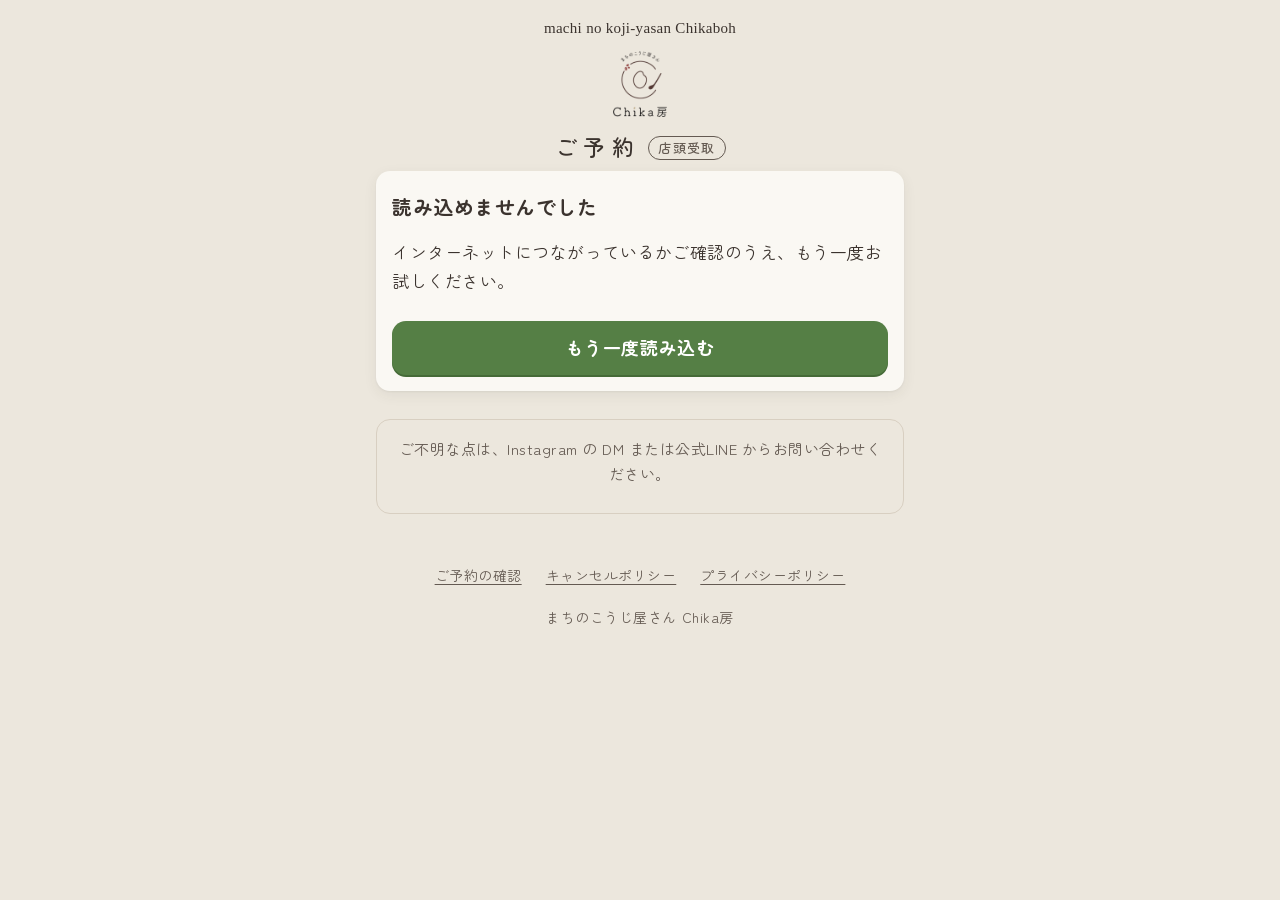
<file: index.html>
<!doctype html>
<html lang="ja">
<head>
  <meta charset="utf-8">
  <meta name="viewport" content="width=device-width, initial-scale=1, viewport-fit=cover">
  <meta name="color-scheme" content="light">
  <meta name="theme-color" content="#ece7dd">
  <meta name="robots" content="noindex">
  <title>ご予約｜まちのこうじ屋さん Chika房</title>
  <link rel="icon" href="images/logo.png">
  <link rel="preconnect" href="https://fonts.googleapis.com">
  <link rel="preconnect" href="https://fonts.gstatic.com" crossorigin>
  <link rel="stylesheet" href="https://fonts.googleapis.com/css2?family=Homemade+Apple&family=Zen+Maru+Gothic:wght@400;500;700&display=swap">
  <link rel="stylesheet" href="css/style.css">
</head>
<body>
  <header class="ヘッダー">
    <p class="筆記体">machi no koji-yasan Chikaboh</p>
    <img class="ロゴ" src="images/logo.png" alt="まちのこうじ屋さん Chika房" width="76" height="76">
    <h1 class="見出し">ご予約<span class="見出し_補足">店頭受取</span></h1>
  </header>

  <main class="本体">
    <noscript>
      <p class="お知らせ お知らせ_注意">このページを使うには JavaScript を有効にしてください。</p>
    </noscript>

    <div id="お知らせ" class="お知らせ" hidden></div>

    <ol id="進み具合" class="進み具合" aria-label="ご予約の手順" hidden>
      <li data-step="1">商品</li>
      <li data-step="2">受取日</li>
      <li data-step="3">時間</li>
      <li data-step="4">お客様</li>
      <li data-step="5">確認</li>
    </ol>

    <!-- 読み込み中・読み込み失敗 -->
    <section id="読み込み" class="段 段_読み込み" aria-live="polite">
      <div class="くるくる" aria-hidden="true"></div>
      <p>読み込み中です…</p>
      <p class="小さい" id="読み込みの補足" hidden>混み合っています。このままお待ちください（30秒ほどかかることがあります）</p>
    </section>

    <section id="読み込み失敗" class="段" hidden>
      <div class="カード">
        <h2 class="段の見出し">読み込めませんでした</h2>
        <p id="読み込み失敗の文"></p>
        <button type="button" class="ボタン ボタン_主 ボタン_幅いっぱい" id="再読み込み">もう一度読み込む</button>
      </div>
    </section>

    <!-- メンテナンス中（設定「メンテナンス中」にチェックがあるとき。受付を止める：要件 No.21） -->
    <section id="メンテナンス中" class="段" hidden>
      <div class="カード メンテナンス">
        <h2>ただいまご予約を受け付けておりません</h2>
        <p id="メンテナンス中の文"></p>
      </div>
      <ul class="注記">
        <li>お急ぎの方は、Instagram の DM または公式LINE からお問い合わせください</li>
      </ul>
    </section>

    <!-- 1. 商品（商品を先に選び、用意できる日を次の段で選ぶ：要件 No.36） -->
    <section id="段1" class="段" hidden>
      <h2 class="段の見出し"><span class="番号">1</span>商品をお選びください</h2>
      <p class="案内">商品を押すと、サイズと個数を選べます。受取日は次の画面で、ご用意できる日からお選びいただけます</p>
      <p id="商品_選べる日なし" class="お知らせ お知らせ_注意" hidden>ただいまご予約いただける日がありません。Instagram の DM または公式LINE からお問い合わせください。</p>
      <nav id="分類" class="分類" aria-label="商品の分類"></nav>
      <div id="商品" class="商品の分類一覧"></div>
      <ul class="注記">
        <li>1つの商品につき<span id="上限個数">20</span>個までご予約いただけます。それ以上は DM・公式LINE でご相談ください</li>
        <li>ラッピング（1個50円）をご希望の方は、お客様情報の備考欄にご記入ください</li>
      </ul>
    </section>

    <!-- 2. 受取日 -->
    <section id="段2" class="段" hidden>
      <button type="button" class="戻る" data-back="段1">商品を選び直す</button>
      <h2 class="段の見出し"><span class="番号">2</span>受取日をお選びください</h2>
      <div class="カード">
        <div id="カレンダー"></div>
        <p class="凡例"><span class="凡例_印"></span>お選びの商品をご用意できる日</p>
      </div>
      <p id="選べる日なし" class="お知らせ お知らせ_注意" hidden>お選びの商品を全部ご用意できる日がありません。商品の個数を減らすか、Instagram の DM または公式LINE からご相談ください。</p>
      <ul class="注記">
        <li>ご予定がまだはっきりしない方は、<strong>受け取れる可能性が高い日</strong>をお選びください。変わるかもしれない場合は、お客様情報の備考欄にご記入ください</li>
        <li>締切を過ぎた日・お休みの日・ご用意できない日は選べません。臨時の営業・お休みは Instagram でお知らせします</li>
      </ul>
    </section>

    <!-- 3. 受取時間 -->
    <section id="段3" class="段" hidden>
      <button type="button" class="戻る" data-back="段2">受取日を選び直す</button>
      <h2 class="段の見出し"><span class="番号">3</span>受取時間をお選びください</h2>
      <p class="選んだもの" id="選んだ日_3"></p>
      <div class="カード">
        <div id="時間帯" class="時間帯"></div>
      </div>
      <ul class="注記">
        <li>駐車場は2台です。「混雑」の時間帯もお選びいただけますが、店舗で確認してから確定のご連絡をします</li>
      </ul>
    </section>

    <!-- 4. お客様の情報 -->
    <section id="段4" class="段" hidden>
      <button type="button" class="戻る" data-back="段3">受取時間を選び直す</button>
      <h2 class="段の見出し"><span class="番号">4</span>お客様の情報を入力してください</h2>
      <form id="お客様の情報" class="カード 入力欄の一覧" novalidate autocomplete="on">
        <div class="入力欄">
          <label for="入力_お名前">お名前<span class="必須">必須</span></label>
          <input id="入力_お名前" name="name" type="text" autocomplete="name" maxlength="50" placeholder="例）麹 花子" data-項目="お名前">
          <p class="入力欄_エラー" id="エラー_お名前" hidden></p>
        </div>
        <div class="入力欄">
          <label for="入力_フリガナ">フリガナ<span class="必須">必須</span></label>
          <input id="入力_フリガナ" name="furigana" type="text" maxlength="50" placeholder="例）コウジ ハナコ" data-項目="フリガナ">
          <p class="入力欄_補足">ひらがなで入力しても、カタカナに直ります</p>
          <p class="入力欄_エラー" id="エラー_フリガナ" hidden></p>
        </div>
        <div class="入力欄">
          <label for="入力_電話番号">電話番号<span class="必須">必須</span></label>
          <input id="入力_電話番号" name="tel" type="tel" inputmode="tel" autocomplete="tel" maxlength="20" placeholder="例）090-1234-5678" data-項目="電話番号">
          <p class="入力欄_補足">ご予約の確認（予約照会）にも使います</p>
          <p class="入力欄_エラー" id="エラー_電話番号" hidden></p>
        </div>
        <div class="入力欄">
          <label for="入力_メールアドレス">メールアドレス<span class="必須">必須</span></label>
          <input id="入力_メールアドレス" name="email" type="email" inputmode="email" autocomplete="email" maxlength="254" placeholder="例）hanako@example.com" data-項目="メールアドレス">
          <p class="入力欄_エラー" id="エラー_メールアドレス" hidden></p>
        </div>
        <div class="入力欄">
          <label for="入力_メールアドレス確認">メールアドレス（確認用）<span class="必須">必須</span></label>
          <input id="入力_メールアドレス確認" name="email2" type="email" inputmode="email" autocomplete="email" maxlength="254" placeholder="確認のため、もう一度入力してください" data-項目="メールアドレス確認">
          <p class="入力欄_エラー" id="エラー_メールアドレス確認" hidden></p>
        </div>
        <div class="入力欄">
          <label class="チェック">
            <input id="入力_冷蔵希望" type="checkbox">
            <span>冷蔵でのお渡しを希望する</span>
          </label>
          <p class="入力欄_補足">ご要望がない場合は、冷凍でのお渡しになります</p>
        </div>
        <div class="入力欄">
          <label for="入力_備考">備考<span class="任意">任意</span></label>
          <ul class="入力欄_案内">
            <li>ラッピング（1個50円）をご希望の方は、こちらにご記入ください</li>
            <li>受取日時が変わるかもしれない場合は、こちらにご記入ください</li>
          </ul>
          <textarea id="入力_備考" rows="4" maxlength="500" data-項目="お客様備考"></textarea>
          <p class="入力欄_補足">備考にご記入がある場合は、店舗で確認してから確定のご連絡をします</p>
          <p class="入力欄_エラー" id="エラー_お客様備考" hidden></p>
        </div>
        <!-- 人には見えない欄（機械による送信の対策）。入力しないでください -->
        <div class="見えない" aria-hidden="true">
          <label for="入力_ホームページ">ホームページ</label>
          <input id="入力_ホームページ" type="text" tabindex="-1" autocomplete="off">
        </div>
        <button type="submit" class="ボタン ボタン_主 ボタン_幅いっぱい">入力内容を確認する</button>
      </form>
    </section>

    <!-- 5. 確認 -->
    <section id="段5" class="段" hidden>
      <button type="button" class="戻る" data-back="段4">お客様の情報を直す</button>
      <h2 class="段の見出し"><span class="番号">5</span>ご予約の内容をご確認ください</h2>

      <div class="カード 確認の枠">
        <div class="確認の見出し"><h3>受取日時</h3><button type="button" class="小さいボタン" data-back="段2">変更</button></div>
        <p id="確認_受取" class="確認_大きい"></p>
        <p id="確認_お渡し"></p>
      </div>

      <div class="カード 確認の枠">
        <div class="確認の見出し"><h3>ご予約の商品</h3><button type="button" class="小さいボタン" data-back="段1">変更</button></div>
        <ul id="確認_商品" class="確認_商品"></ul>
        <p class="合計"><span id="確認_点数"></span><strong id="確認_金額"></strong><span class="合計_税">（税込・店頭でお支払い）</span></p>
      </div>

      <div class="カード 確認の枠">
        <div class="確認の見出し"><h3>お客様の情報</h3><button type="button" class="小さいボタン" data-back="段4">変更</button></div>
        <dl id="確認_お客様" class="確認_お客様"></dl>
      </div>

      <div class="大事なお知らせ">
        <ul class="注記">
          <li id="確認_冷凍の説明">商品は<strong>冷凍</strong>でお渡しします</li>
          <li id="確認_保冷バッグ" hidden>要冷蔵の商品がございます。<strong>保冷バッグのご持参</strong>をお願いします</li>
          <li>内容によっては、店舗で確認してから確定のご連絡をします（備考欄にご記入がある場合・混雑している時間帯など）</li>
          <li>ご予約の変更・キャンセルは、受取日の2日前までに Instagram の DM または公式LINE からご連絡ください。前日以降のキャンセルは、商品代金の100%をいただく場合があります</li>
        </ul>
        <p class="文面のボタン">
          <button type="button" class="小さいボタン" data-文面="キャンセルポリシー">キャンセルポリシーを読む</button>
          <button type="button" class="小さいボタン" data-文面="プライバシーポリシー">プライバシーポリシーを読む</button>
        </p>
        <label class="チェック 同意">
          <input id="入力_同意" type="checkbox">
          <span>上の内容と、キャンセルポリシー・プライバシーポリシーに同意します</span>
        </label>
        <p class="入力欄_エラー" id="エラー_同意" hidden></p>
      </div>

      <div id="送信のエラー" class="お知らせ お知らせ_注意" role="alert" hidden></div>
      <button type="button" id="送信" class="ボタン ボタン_主 ボタン_幅いっぱい ボタン_大">この内容で予約する</button>
      <p id="送信中" class="送信中" hidden aria-live="polite"><span class="くるくる くるくる_小" aria-hidden="true"></span>送信しています。画面を閉じずにお待ちください</p>
    </section>

    <!-- 6. 完了 -->
    <section id="段6" class="段" hidden>
      <div class="カード 完了">
        <p class="完了_印" aria-hidden="true">❁</p>
        <h2 id="完了_見出し" class="完了_見出し"></h2>
        <p class="完了_番号の見出し">受付番号</p>
        <p id="完了_受付番号" class="完了_番号"></p>
        <p class="小さい">お問い合わせの際は、受付番号をお伝えください</p>
        <p><a id="完了_照会へ" class="リンクボタン" href="shokai.html">ご予約の確認（予約照会）</a></p>
        <p id="完了_文" class="完了_文"></p>
      </div>
      <div class="カード 完了_案内">
        <h3>メールが届かないときは</h3>
        <ul class="注記">
          <li>迷惑メールフォルダに入っていないか、ご確認ください</li>
          <li>携帯電話のメール（docomo・au・SoftBank など）をお使いの方は、<strong>「@gmail.com」からのメールを受け取れる</strong>ように設定してください</li>
          <li>それでも届かないときは、Instagram の DM または公式LINE からお知らせください</li>
        </ul>
      </div>
      <button type="button" id="もう一度予約" class="ボタン_文字">続けて別のご予約をする</button>
    </section>

    <!-- 問い合わせ先 -->
    <section id="問い合わせ" class="問い合わせ" hidden>
      <p>ご不明な点は、Instagram の DM または公式LINE からお問い合わせください。</p>
      <p class="問い合わせのリンク">
        <a id="Instagramへ" class="リンクボタン" href="#" target="_blank" rel="noopener" hidden>Instagram</a>
        <a id="LINEへ" class="リンクボタン" href="#" target="_blank" rel="noopener" hidden>公式LINE</a>
      </p>
    </section>
  </main>

  <footer class="フッター">
    <p class="フッター_リンク">
      <a class="文字のリンク" href="shokai.html">ご予約の確認</a>
      <button type="button" class="文字のリンク" data-文面="キャンセルポリシー">キャンセルポリシー</button>
      <button type="button" class="文字のリンク" data-文面="プライバシーポリシー">プライバシーポリシー</button>
    </p>
    <p>まちのこうじ屋さん Chika房</p>
  </footer>

  <!-- 画面下のカートボタン（商品の段で表示） -->
  <div id="カートボタンの枠" class="カートボタンの枠" hidden>
    <button type="button" id="カートボタン" class="カートボタン">
      <span class="カートボタン_絵" aria-hidden="true">
        <svg viewBox="0 0 24 24" width="26" height="26" fill="none" stroke="currentColor" stroke-width="1.8" stroke-linecap="round" stroke-linejoin="round"><path d="M3 4h2l2.2 10.2a1.5 1.5 0 0 0 1.5 1.2h8.6a1.5 1.5 0 0 0 1.5-1.1L21 8H6.2"/><circle cx="9.5" cy="19.5" r="1.4"/><circle cx="17" cy="19.5" r="1.4"/></svg>
        <span id="カートボタン_点数" class="カートボタン_点数" hidden>0</span>
      </span>
      <span id="カートボタン_文" class="カートボタン_文">商品をお選びください</span>
      <span id="カートボタン_金額" class="カートボタン_金額"></span>
    </button>
  </div>

  <!-- 商品の詳しい画面（モーダル） -->
  <div id="モーダル_商品" class="モーダル" hidden>
    <div class="モーダル_幕" data-close></div>
    <div class="モーダル_板" role="dialog" aria-modal="true" aria-labelledby="商品モーダル_名前">
      <button type="button" class="モーダル_閉じる" data-close aria-label="閉じる">×</button>
      <div class="モーダル_中身" id="商品モーダル_中身"></div>
      <div class="モーダル_下">
        <button type="button" class="ボタン ボタン_主 ボタン_幅いっぱい ボタン_金額つき" id="商品モーダル_決定"></button>
      </div>
    </div>
  </div>

  <!-- カート（モーダル） -->
  <div id="モーダル_カート" class="モーダル" hidden>
    <div class="モーダル_幕" data-close></div>
    <div class="モーダル_板" role="dialog" aria-modal="true" aria-labelledby="カートモーダル_見出し">
      <button type="button" class="モーダル_閉じる" data-close aria-label="閉じる">×</button>
      <div class="モーダル_中身">
        <h2 class="モーダル_見出し" id="カートモーダル_見出し">カート</h2>
        <div id="カートモーダル_一覧"></div>
      </div>
      <div class="モーダル_下">
        <p class="合計"><span id="カートモーダル_点数">0点</span><strong id="カートモーダル_金額">¥0</strong><span class="合計_税">（税込）</span></p>
        <button type="button" class="ボタン ボタン_主 ボタン_幅いっぱい" id="カートモーダル_次へ">受取日を選ぶ</button>
        <button type="button" class="ボタン_文字" data-close>商品選びにもどる</button>
      </div>
    </div>
  </div>

  <!-- キャンセルポリシー・プライバシーポリシー（モーダル。文面は下の template。要件 No.38） -->
  <div id="モーダル_文面" class="モーダル" hidden>
    <div class="モーダル_幕" data-close></div>
    <div class="モーダル_板" role="dialog" aria-modal="true" aria-labelledby="文面モーダル_見出し">
      <button type="button" class="モーダル_閉じる" data-close aria-label="閉じる">×</button>
      <div class="モーダル_中身 文面" id="文面モーダル_中身"></div>
      <div class="モーダル_下">
        <button type="button" class="ボタン ボタン_主 ボタン_幅いっぱい" data-close>閉じる</button>
      </div>
    </div>
  </div>

  <template id="文面_キャンセルポリシー">
    <h2 class="モーダル_見出し" id="文面モーダル_見出し">キャンセルポリシー</h2>
    <p>ご予約のキャンセルや変更は、原則として受け取り日の2日前までにご連絡をお願いいたします。</p>
    <p>お客様のご都合により、受け取り日の前日以降にキャンセルされた場合、商品代金の100%をキャンセル料として請求させていただく場合がございます。商品の特性上、ご理解ご協力のほど、何卒よろしくお願い申し上げます。</p>
  </template>

  <template id="文面_プライバシーポリシー">
    <h2 class="モーダル_見出し" id="文面モーダル_見出し">プライバシーポリシー</h2>
    <p>まちのこうじ屋さん Chika房（以下、「当店」といいます。）は、お客様からご提供いただく個人情報を、以下の通り適切に取り扱います。</p>
    <h3>個人情報の利用目的</h3>
    <p>お客様からいただいた個人情報は、ご予約内容の確認、商品の受け渡し、お問い合わせへの対応、および当店からの重要なお知らせの目的以外には一切使用いたしません。</p>
    <h3>個人情報の管理</h3>
    <p>当店は、お客様の個人情報を正確かつ最新の状態に保ち、個人情報への不正アクセス・紛失・破損・改ざん・漏洩などを防止するため、必要な措置を講じ、安全対策を実施し個人情報の厳重な管理を行います。</p>
    <h3>第三者への開示・提供の禁止</h3>
    <p>当店は、お客様よりお預かりした個人情報を適切に管理し、次のいずれかに該当する場合を除き、個人情報を第三者に開示いたしません。</p>
    <ol>
      <li>お客様の同意がある場合</li>
      <li>法令に基づき開示することが必要である場合</li>
    </ol>
  </template>

  <script src="js/inapp.js"></script>
  <script src="js/config.js"></script>
  <script src="js/api.js"></script>
  <script src="js/app.js"></script>
</body>
</html>
</file>
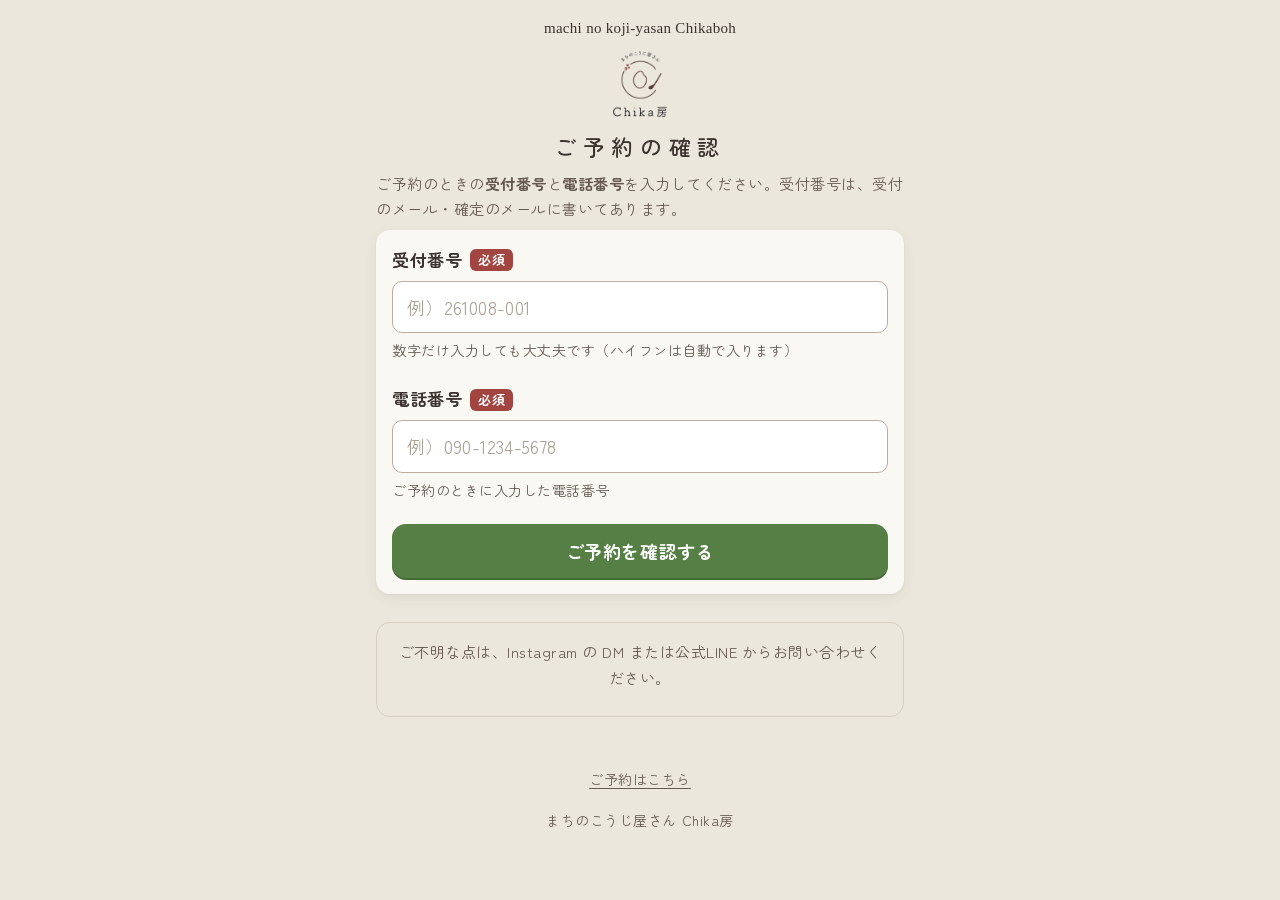
<file: shokai.html>
<!doctype html>
<html lang="ja">
<head>
  <meta charset="utf-8">
  <meta name="viewport" content="width=device-width, initial-scale=1, viewport-fit=cover">
  <meta name="color-scheme" content="light">
  <meta name="theme-color" content="#ece7dd">
  <meta name="robots" content="noindex">
  <title>ご予約の確認｜まちのこうじ屋さん Chika房</title>
  <link rel="icon" href="images/logo.png">
  <link rel="preconnect" href="https://fonts.googleapis.com">
  <link rel="preconnect" href="https://fonts.gstatic.com" crossorigin>
  <link rel="stylesheet" href="https://fonts.googleapis.com/css2?family=Homemade+Apple&family=Zen+Maru+Gothic:wght@400;500;700&display=swap">
  <link rel="stylesheet" href="css/style.css">
</head>
<body>
  <header class="ヘッダー">
    <p class="筆記体">machi no koji-yasan Chikaboh</p>
    <img class="ロゴ" src="images/logo.png" alt="まちのこうじ屋さん Chika房" width="76" height="76">
    <h1 class="見出し">ご予約の確認</h1>
  </header>

  <main class="本体">
    <noscript>
      <p class="お知らせ お知らせ_注意">このページを使うには JavaScript を有効にしてください。</p>
    </noscript>

    <!-- 照会の入力 -->
    <section id="照会の入力" class="段">
      <p class="案内">ご予約のときの<strong>受付番号</strong>と<strong>電話番号</strong>を入力してください。受付番号は、受付のメール・確定のメールに書いてあります。</p>
      <form id="照会" class="カード 入力欄の一覧" novalidate autocomplete="on">
        <div class="入力欄">
          <label for="入力_受付番号">受付番号<span class="必須">必須</span></label>
          <input id="入力_受付番号" type="text" inputmode="numeric" maxlength="20" placeholder="例）261008-001" autocomplete="off">
          <p class="入力欄_補足">数字だけ入力しても大丈夫です（ハイフンは自動で入ります）</p>
          <p class="入力欄_エラー" id="エラー_受付番号" hidden></p>
        </div>
        <div class="入力欄">
          <label for="入力_電話番号">電話番号<span class="必須">必須</span></label>
          <input id="入力_電話番号" type="tel" inputmode="tel" autocomplete="tel" maxlength="20" placeholder="例）090-1234-5678">
          <p class="入力欄_補足">ご予約のときに入力した電話番号</p>
          <p class="入力欄_エラー" id="エラー_電話番号" hidden></p>
        </div>
        <div id="照会のエラー" class="お知らせ お知らせ_注意" role="alert" hidden></div>
        <button type="submit" id="照会ボタン" class="ボタン ボタン_主 ボタン_幅いっぱい">ご予約を確認する</button>
        <p id="照会中" class="送信中" hidden aria-live="polite"><span class="くるくる くるくる_小" aria-hidden="true"></span>確認しています…</p>
      </form>
    </section>

    <!-- 照会の結果 -->
    <section id="照会の結果" class="段" hidden>
      <div class="カード 照会_結果">
        <p class="照会_受付番号">受付番号 <strong id="結果_受付番号"></strong></p>
        <p id="結果_状態" class="照会_状態"></p>
        <p id="結果_状態の説明" class="照会_状態の説明"></p>
        <dl class="確認_お客様 照会_項目">
          <dt>受取日時</dt><dd id="結果_受取" class="確認_大きい"></dd>
          <dt>お渡し</dt><dd id="結果_お渡し"></dd>
        </dl>
        <ul id="結果_商品" class="確認_商品"></ul>
        <p class="合計"><span id="結果_点数"></span><strong id="結果_金額"></strong><span class="合計_税">（税込・店頭でお支払い）</span></p>
      </div>
      <ul class="注記">
        <li>ご予約の変更・キャンセルは、受取日の2日前までに Instagram の DM または公式LINE からご連絡ください。前日以降のキャンセルは、商品代金の100%をいただく場合があります</li>
      </ul>
      <button type="button" id="別の予約" class="ボタン_文字">別のご予約を確認する</button>
    </section>

    <!-- 問い合わせ先 -->
    <section id="問い合わせ" class="問い合わせ">
      <p>ご不明な点は、Instagram の DM または公式LINE からお問い合わせください。</p>
      <p class="問い合わせのリンク">
        <a id="Instagramへ" class="リンクボタン" href="#" target="_blank" rel="noopener" hidden>Instagram</a>
        <a id="LINEへ" class="リンクボタン" href="#" target="_blank" rel="noopener" hidden>公式LINE</a>
      </p>
    </section>
  </main>

  <footer class="フッター">
    <p class="フッター_リンク"><a class="文字のリンク" href="./">ご予約はこちら</a></p>
    <p>まちのこうじ屋さん Chika房</p>
  </footer>

  <script src="js/inapp.js"></script>
  <script src="js/config.js"></script>
  <script src="js/api.js"></script>
  <script src="js/shokai.js"></script>
</body>
</html>
</file>
<file: css/style.css>
/*
 * 予約画面のデザイン
 * Instagram の投稿（グレージュの地・白いカード・こげ茶の文字・緑の「NEXT」）とロゴ（小豆の赤・糀のクリーム）に合わせる
 * お客様は40〜60代の女性が中心：文字は大きめ、ボタンは大きく、言葉ははっきり
 * スマホ（アプリ内ブラウザ）を最優先。横幅は最大 560px で中央に置く
 */
:root {
  --地: #ece7dd;
  --紙: #faf8f3;
  --白: #fff;
  --墨: #3b332e;
  --墨_薄: #645a52;
  --線: #d8cfc1;
  --緑: #557f45;
  --緑_濃: #456a37;
  --緑_淡: #e3ecd9;
  --小豆: #a2443f;
  --小豆_淡: #f5e3df;
  --糀: #efe6d0;
  --土: #3d6a99;
  --角: 14px;
  --影: 0 1px 2px rgba(59, 51, 46, 0.06), 0 4px 14px rgba(59, 51, 46, 0.07);
  --字: 'Zen Maru Gothic', 'Hiragino Maru Gothic ProN', 'Hiragino Sans', 'Meiryo', sans-serif;
  color-scheme: light;
}

*,
*::before,
*::after { box-sizing: border-box; }

html { -webkit-text-size-adjust: 100%; }

body {
  margin: 0;
  background: var(--地);
  color: var(--墨);
  font-family: var(--字);
  font-size: 17px;
  line-height: 1.7;
  letter-spacing: 0.03em;
  -webkit-tap-highlight-color: transparent;
}
body.カートあり { padding-bottom: calc(100px + env(safe-area-inset-bottom)); }
/* モーダルを開いている間、後ろの画面を動かさない（iPhone 対策で固定する） */
body.モーダル中 { position: fixed; left: 0; right: 0; overflow: hidden; }

[hidden] { display: none !important; }

button { font: inherit; color: inherit; letter-spacing: inherit; }
button:focus-visible,
a:focus-visible { outline: 3px solid var(--緑); outline-offset: 2px; }

/* ───────── ヘッダー */

.ヘッダー {
  text-align: center;
  padding: 16px 16px 6px;
}
.筆記体 {
  margin: 0 0 4px;
  font-family: 'Homemade Apple', cursive;
  font-size: 15px;
  letter-spacing: 0.02em;
}
.ロゴ {
  display: block;
  margin: 0 auto;
  width: 76px;
  height: 76px;
  mix-blend-mode: multiply; /* ロゴの白い地を背景になじませる */
}
.見出し {
  margin: 6px 0 0;
  font-size: 22px;
  font-weight: 500;
  letter-spacing: 0.3em;
}
.見出し_補足 {
  display: inline-block;
  margin-left: 0.6em;
  padding: 0 0.7em;
  font-size: 13px;
  letter-spacing: 0.1em;
  vertical-align: 0.2em;
  border: 1px solid var(--墨_薄);
  border-radius: 99px;
  color: var(--墨_薄);
}
/* 2段目からは小さく */
.ヘッダー小 .ヘッダー { padding-top: 10px; }
.ヘッダー小 .ロゴ { display: none; }
.ヘッダー小 .見出し { margin-top: 0; font-size: 18px; }

/* ───────── 本体 */

.本体 {
  max-width: 560px;
  margin: 0 auto;
  padding: 0 16px 24px;
}

.お知らせ {
  margin: 12px 0;
  padding: 12px 16px;
  background: var(--紙);
  border-left: 4px solid var(--緑);
  border-radius: 8px;
  white-space: pre-wrap;
}
.お知らせ_注意 { border-left-color: var(--小豆); background: var(--小豆_淡); }

/* 進み具合 */
.進み具合 {
  display: flex;
  justify-content: space-between;
  gap: 4px;
  margin: 10px 0 16px;
  padding: 0;
  list-style: none;
  counter-reset: 手順;
}
.進み具合 li {
  flex: 1;
  text-align: center;
  font-size: 13px;
  line-height: 1.4;
  color: var(--墨_薄);
  counter-increment: 手順;
}
.進み具合 li::before {
  content: counter(手順);
  display: block;
  width: 30px;
  height: 30px;
  margin: 0 auto 3px;
  line-height: 28px;
  border: 1px solid var(--線);
  border-radius: 50%;
  background: var(--紙);
  font-size: 15px;
}
.進み具合 li.済::before { content: '✓'; background: var(--緑_淡); border-color: var(--緑_淡); color: var(--緑_濃); }
.進み具合 li.今 { color: var(--墨); font-weight: 700; }
.進み具合 li.今::before { background: var(--墨); border-color: var(--墨); color: var(--白); }

/* 段 */
.段_読み込み {
  padding: 56px 0;
  text-align: center;
  color: var(--墨_薄);
}
.段_読み込み p { margin: 4px 0; }
.くるくる {
  width: 36px;
  height: 36px;
  margin: 0 auto 14px;
  border: 3px solid var(--線);
  border-top-color: var(--緑);
  border-radius: 50%;
  animation: 回る 0.9s linear infinite;
}
@keyframes 回る { to { transform: rotate(360deg); } }
@media (prefers-reduced-motion: reduce) { .くるくる { animation-duration: 3s; } }

.段の見出し {
  display: flex;
  align-items: center;
  gap: 10px;
  margin: 6px 0 12px;
  font-size: 20px;
  font-weight: 700;
  line-height: 1.4;
}
.番号 {
  display: inline-grid;
  place-items: center;
  flex: none;
  width: 30px;
  height: 30px;
  border-radius: 50%;
  background: var(--墨);
  color: var(--白);
  font-size: 15px;
}

.カード {
  padding: 16px;
  background: var(--紙);
  border-radius: var(--角);
  box-shadow: var(--影);
}

.選んだもの {
  margin: -4px 0 12px;
  color: var(--墨_薄);
}

.戻る {
  display: inline-flex;
  align-items: center;
  min-height: 44px;
  margin: 0 0 2px;
  padding: 0 4px 0 0;
  border: 0;
  background: none;
  color: var(--墨_薄);
  font-size: 16px;
  cursor: pointer;
}
.戻る::before { content: '‹'; margin-right: 8px; font-size: 26px; line-height: 1; }

.注記 {
  margin: 16px 0 0;
  padding: 0;
  list-style: none;
  font-size: 15px;
  color: var(--墨_薄);
}
.注記 li { position: relative; padding-left: 1.4em; margin: 6px 0; }
.注記 li::before { content: '❁'; position: absolute; left: 0; color: var(--緑); }

.案内 { margin: 0 0 8px; font-size: 15px; color: var(--墨_薄); }
.小さい { font-size: 15px; }
.空の案内 { margin: 12px 0; text-align: center; }

/* ───────── ボタン */

.ボタン {
  display: inline-flex;
  align-items: center;
  justify-content: center;
  gap: 12px;
  min-height: 54px;
  padding: 0 22px;
  border: 0;
  border-radius: 14px;
  font-size: 18px;
  font-weight: 700;
  cursor: pointer;
}
.ボタン_主 { background: var(--緑); color: var(--白); box-shadow: 0 2px 0 var(--緑_濃); }
.ボタン_主:active { background: var(--緑_濃); }
.ボタン:disabled { background: var(--線); color: var(--墨_薄); box-shadow: none; cursor: default; }
.ボタン_幅いっぱい { width: 100%; }
.ボタン_金額つき { justify-content: space-between; }
#読み込み失敗 .ボタン { margin-top: 8px; }
.ボタン_文字 {
  display: block;
  width: 100%;
  min-height: 48px;
  margin-top: 4px;
  border: 0;
  background: none;
  color: var(--緑_濃);
  font-weight: 700;
  text-decoration: underline;
  text-underline-offset: 4px;
  cursor: pointer;
}

/* ───────── 1. カレンダー */

.暦_上 {
  display: flex;
  align-items: center;
  justify-content: space-between;
  margin-bottom: 8px;
}
.暦_月 { margin: 0; font-size: 19px; font-weight: 700; letter-spacing: 0.1em; }
.月送り {
  width: 48px;
  height: 48px;
  border: 1px solid var(--線);
  border-radius: 50%;
  background: var(--白);
  font-size: 26px;
  line-height: 1;
  cursor: pointer;
}
.月送り:disabled { opacity: 0.3; cursor: default; }

.暦 {
  display: grid;
  grid-template-columns: repeat(7, 1fr);
  gap: 4px;
  text-align: center;
}
.暦_曜日 { font-size: 14px; color: var(--墨_薄); padding: 2px 0; }
.暦_曜日.曜日0 { color: var(--小豆); }
.暦_曜日.曜日6 { color: var(--土); }
.暦_日 {
  display: grid;
  place-items: center;
  aspect-ratio: 1;
  min-height: 42px;
  border-radius: 50%;
  font-size: 16px;
  color: #b3aa9e;
}
button.暦_日 {
  padding: 0;
  border: 2px solid var(--緑);
  background: var(--緑_淡);
  color: var(--墨);
  font-weight: 700;
  cursor: pointer;
}
button.暦_日.選択中 { background: var(--墨); border-color: var(--墨); color: var(--白); }

.凡例 {
  display: flex;
  align-items: center;
  gap: 8px;
  margin: 12px 0 0;
  font-size: 15px;
  color: var(--墨_薄);
}
.凡例_印 {
  width: 18px;
  height: 18px;
  border: 2px solid var(--緑);
  border-radius: 50%;
  background: var(--緑_淡);
}

/* ───────── 2. 受取時間 */

.時間帯 {
  display: grid;
  grid-template-columns: repeat(2, 1fr);
  gap: 10px;
}
.時間帯_枠 {
  display: flex;
  align-items: center;
  justify-content: center;
  gap: 6px;
  min-height: 54px;
  padding: 4px 6px;
  border: 1px solid var(--線);
  border-radius: 12px;
  background: var(--白);
  font-size: 17px;
  cursor: pointer;
}
.時間帯_枠.混雑 { background: #f7f3ec; }
.時間帯_枠.選択中 { background: var(--墨); border-color: var(--墨); color: var(--白); }

.札 {
  display: inline-block;
  padding: 0 9px;
  border-radius: 99px;
  font-size: 13px;
  font-weight: 700;
  line-height: 22px;
  white-space: nowrap;
}
.札_混雑 { background: var(--小豆_淡); color: var(--小豆); }
.札_終了 { background: var(--線); color: var(--墨_薄); }

/* ───────── 3. 商品 */

.受取の表示 {
  display: flex;
  align-items: center;
  justify-content: space-between;
  gap: 10px;
  margin: 0 0 12px;
  padding: 8px 8px 8px 14px;
  background: var(--紙);
  border-radius: 12px;
}
.受取の表示_文 { margin: 0; font-weight: 500; }
.受取の表示_札 {
  display: inline-block;
  margin-right: 8px;
  padding: 0 8px;
  border-radius: 6px;
  background: var(--墨);
  color: var(--白);
  font-size: 13px;
  vertical-align: 0.1em;
}
.受取の表示_変更 {
  flex: none;
  min-height: 40px;
  padding: 0 14px;
  border: 1px solid var(--線);
  border-radius: 99px;
  background: var(--白);
  font-size: 15px;
  cursor: pointer;
}

/* 分類タブ（上に貼りつく） */
.分類 {
  position: sticky;
  top: 0;
  z-index: 5;
  display: flex;
  flex-wrap: wrap; /* 入りきらないタブは折り返す（横にずらす操作は気づきにくいため） */
  gap: 8px;
  margin: 0 -16px;
  padding: 10px 16px;
  background: var(--地);
}
.分類_タブ {
  flex: none;
  min-height: 44px;
  padding: 0 18px;
  border: 1px solid var(--線);
  border-radius: 99px;
  background: var(--白);
  font-size: 16px;
  font-weight: 500;
  cursor: pointer;
}
.分類_タブ.今 { background: var(--墨); border-color: var(--墨); color: var(--白); }

.分類の段 { padding-top: 6px; scroll-margin-top: 70px; }
.分類の見出し {
  display: flex;
  align-items: center;
  gap: 10px;
  margin: 10px 0 10px;
  font-size: 18px;
  font-weight: 700;
}
.分類の見出し::after { content: ''; flex: 1; height: 1px; background: var(--線); }

/* 2列のカード */
.品の一覧 {
  display: grid;
  grid-template-columns: repeat(2, minmax(0, 1fr));
  gap: 12px;
}
.品 {
  display: flex;
  flex-direction: column;
  padding: 0 0 12px;
  border: 0;
  border-radius: var(--角);
  background: var(--紙);
  box-shadow: var(--影);
  text-align: left;
  cursor: pointer;
}
.品:active { transform: scale(0.98); }
.品_写真枠 { position: relative; display: block; }
.品_写真 {
  display: block;
  width: 100%;
  aspect-ratio: 1;
  object-fit: cover;
  border-radius: var(--角) var(--角) 0 0;
  background: var(--糀);
}
.品_写真なし { object-fit: contain; padding: 18%; mix-blend-mode: multiply; }
.品_終了 .品_写真 { filter: grayscale(0.6) opacity(0.6); }
.品_終了札 {
  position: absolute;
  left: 50%;
  top: 50%;
  transform: translate(-50%, -50%);
  padding: 4px 14px;
  border-radius: 99px;
  background: rgba(59, 51, 46, 0.85);
  color: var(--白);
  font-size: 15px;
  font-weight: 700;
  white-space: nowrap;
}
.品_個数 {
  position: absolute;
  top: -6px;
  right: -6px;
  display: grid;
  place-items: center;
  min-width: 32px;
  height: 32px;
  padding: 0 6px;
  border: 2px solid var(--白);
  border-radius: 99px;
  background: var(--小豆);
  color: var(--白);
  font-size: 16px;
  font-weight: 700;
}
.品_名前 {
  display: -webkit-box;
  margin: 10px 12px 4px;
  overflow: hidden;
  -webkit-box-orient: vertical;
  -webkit-line-clamp: 3;
  font-size: 16px;
  font-weight: 700;
  line-height: 1.45;
}
.品_価格 { margin: auto 12px 0; font-size: 17px; }

/* サイズと個数の行（商品の画面） */
.サイズの一覧 { margin: 0; padding: 0; list-style: none; }
.サイズ {
  display: grid;
  grid-template-columns: 1fr auto;
  align-items: center;
  column-gap: 12px;
  padding: 14px 0;
  border-top: 1px solid var(--線);
}
.サイズ:last-child { border-bottom: 1px solid var(--線); }
.サイズ_名前 { display: flex; flex-direction: column; font-size: 18px; font-weight: 500; line-height: 1.4; }
.サイズ_価格 { font-size: 17px; font-weight: 400; color: var(--墨_薄); }
.サイズ_注意 {
  grid-column: 1 / -1;
  margin-top: 6px;
  font-size: 14px;
  color: var(--小豆);
  text-align: right;
}
.サイズ.終了 .サイズ_名前 { color: #a59b8f; }

.数量 { display: inline-flex; align-items: center; gap: 4px; }
.数量_ボタン {
  width: 46px;
  height: 46px;
  border: 1px solid var(--墨_薄);
  border-radius: 50%;
  background: var(--白);
  font-size: 24px;
  line-height: 1;
  cursor: pointer;
}
.数量_ボタン:not(:disabled):active { background: var(--緑_淡); }
.数量_ボタン:disabled { border-color: var(--線); color: #c4bbb0; cursor: default; }
.数量_数 { min-width: 2em; text-align: center; font-size: 22px; font-weight: 700; }

/* 画面下のカートボタン */
.カートボタンの枠 {
  position: fixed;
  left: 0;
  right: 0;
  bottom: 0;
  z-index: 10;
  padding: 10px 16px calc(12px + env(safe-area-inset-bottom));
  background: linear-gradient(rgba(236, 231, 221, 0), var(--地) 35%);
}
.カートボタン {
  display: flex;
  align-items: center;
  gap: 12px;
  width: 100%;
  max-width: 528px;
  min-height: 62px;
  margin: 0 auto;
  padding: 0 22px;
  border: 0;
  border-radius: 99px;
  background: var(--緑);
  color: var(--白);
  box-shadow: 0 6px 18px rgba(69, 106, 55, 0.35);
  font-size: 19px;
  font-weight: 700;
  cursor: pointer;
}
.カートボタン.空 { background: var(--墨_薄); box-shadow: 0 6px 18px rgba(59, 51, 46, 0.2); font-size: 17px; font-weight: 500; }
.カートボタン_絵 { position: relative; display: inline-flex; }
.カートボタン_点数 {
  position: absolute;
  top: -10px;
  right: -14px;
  display: grid;
  place-items: center;
  min-width: 24px;
  height: 24px;
  padding: 0 5px;
  border-radius: 99px;
  background: var(--白);
  color: var(--緑_濃);
  font-size: 14px;
}
.カートボタン_文 { flex: 1; text-align: center; }
.カートボタン_金額 { font-size: 19px; }

/* ───────── モーダル（下から出る板） */

.モーダル {
  position: fixed;
  inset: 0;
  z-index: 20;
  display: flex;
  align-items: flex-end;
  justify-content: center;
}
.モーダル_幕 { position: absolute; inset: 0; background: rgba(40, 34, 30, 0.5); animation: 現れる 0.2s ease-out; }
.モーダル_板 {
  position: relative;
  display: flex;
  flex-direction: column;
  width: 100%;
  max-width: 560px;
  max-height: calc(100% - 24px);
  background: var(--紙);
  border-radius: 20px 20px 0 0;
  box-shadow: 0 -8px 30px rgba(40, 34, 30, 0.25);
  animation: 上がる 0.25s ease-out;
}
@keyframes 現れる { from { opacity: 0; } }
@keyframes 上がる { from { transform: translateY(40px); opacity: 0.4; } }
@media (prefers-reduced-motion: reduce) {
  .モーダル_幕,
  .モーダル_板 { animation: none; }
}
.モーダル_閉じる {
  position: absolute;
  top: 10px;
  right: 10px;
  z-index: 2;
  width: 48px;
  height: 48px;
  border: 1px solid var(--線);
  border-radius: 50%;
  background: var(--白);
  box-shadow: 0 2px 8px rgba(40, 34, 30, 0.15);
  font-size: 28px;
  line-height: 1;
  cursor: pointer;
}
.モーダル_中身 {
  flex: 1;
  min-height: 0;
  padding: 18px 18px 8px;
  overflow-y: auto;
  -webkit-overflow-scrolling: touch;
  overscroll-behavior: contain;
}
.モーダル_下 {
  padding: 12px 18px calc(14px + env(safe-area-inset-bottom));
  border-top: 1px solid var(--線);
  background: var(--紙);
}
.モーダル_見出し {
  margin: 4px 56px 8px 0;
  font-size: 21px;
  font-weight: 700;
  line-height: 1.45;
}

.モ_写真 {
  display: block;
  width: calc(100% + 36px);
  max-width: none;
  margin: -18px -18px 14px;
  aspect-ratio: 3 / 2;
  object-fit: cover;
  border-radius: 20px 20px 0 0;
  background: var(--糀);
}
.モ_写真 + .モーダル_見出し { margin-right: 0; }
.モ_説明 { margin: 0 0 10px; color: var(--墨_薄); font-size: 16px; }
.モ_小見出し { margin: 16px 0 4px; font-size: 16px; font-weight: 700; color: var(--墨_薄); }

/* カートの中身 */
.カートの一覧 { margin: 0; padding: 0; list-style: none; }
.カートの行 { padding: 14px 0; border-top: 1px solid var(--線); }
.カートの行:last-child { border-bottom: 1px solid var(--線); }
.カートの行_名前 { margin: 0 0 6px; font-size: 18px; font-weight: 700; line-height: 1.45; }
.カートの行_サイズ { display: block; font-size: 16px; font-weight: 400; color: var(--墨_薄); }
.カートの行_下 { display: flex; align-items: center; gap: 10px; }
.カートの行_小計 { flex: 1; text-align: right; font-size: 18px; }
.削除 {
  min-height: 40px;
  padding: 0 12px;
  border: 1px solid var(--小豆);
  border-radius: 99px;
  background: var(--白);
  color: var(--小豆);
  font-size: 14px;
  cursor: pointer;
}

.合計 { display: flex; align-items: baseline; gap: 10px; margin: 0 0 10px; }
.合計 span:first-child { color: var(--墨_薄); }
.合計 strong { margin-left: auto; font-size: 26px; }
.合計_税 { font-size: 14px; color: var(--墨_薄); }

/* ───────── 問い合わせ・フッター */

.問い合わせ {
  margin: 28px 0 0;
  padding: 16px;
  border: 1px solid var(--線);
  border-radius: var(--角);
  font-size: 15px;
  text-align: center;
  color: var(--墨_薄);
}
.問い合わせ p { margin: 0; }
.問い合わせのリンク { display: flex; justify-content: center; gap: 10px; margin-top: 10px !important; }
.リンクボタン {
  display: inline-flex;
  align-items: center;
  min-height: 46px;
  padding: 0 20px;
  border: 1px solid var(--墨_薄);
  border-radius: 99px;
  background: var(--白);
  color: var(--墨);
  text-decoration: none;
  font-size: 16px;
}

.フッター {
  padding: 16px 16px 28px;
  text-align: center;
  font-size: 14px;
  color: var(--墨_薄);
}
.フッター p { margin: 0; }

/* ───────── 4. お客様の情報（入力欄） */

.入力欄の一覧 { display: grid; gap: 22px; }
.入力欄 label:not(.チェック) {
  display: flex;
  align-items: center;
  gap: 8px;
  margin-bottom: 6px;
  font-weight: 700;
}
.必須,
.任意 {
  padding: 0 8px;
  border-radius: 6px;
  font-size: 13px;
  font-weight: 700;
  line-height: 22px;
}
.必須 { background: var(--小豆); color: var(--白); }
.任意 { background: var(--線); color: var(--墨_薄); }
.入力欄 input[type='text'],
.入力欄 input[type='tel'],
.入力欄 input[type='email'],
.入力欄 textarea {
  display: block;
  width: 100%;
  min-height: 52px;
  padding: 10px 14px;
  border: 1px solid #b9ae9f;
  border-radius: 10px;
  background: var(--白);
  color: var(--墨);
  font: inherit;
  font-size: 18px; /* 16px 以上：iPhone で入力時に画面が拡大されないように */
  letter-spacing: 0.02em;
}
.入力欄 textarea { min-height: 120px; line-height: 1.6; resize: vertical; }
.入力欄 input:focus,
.入力欄 textarea:focus { outline: 3px solid var(--緑_淡); border-color: var(--緑); }
.入力欄 [aria-invalid='true'] { border-color: var(--小豆); background: #fffaf9; }
.入力欄 ::placeholder { color: #aaa093; }
.入力欄_補足 { margin: 6px 0 0; font-size: 14px; color: var(--墨_薄); }
.入力欄_案内 { margin: 0 0 8px; padding: 0; list-style: none; font-size: 15px; color: var(--墨_薄); }
.入力欄_案内 li { position: relative; padding-left: 1.4em; }
.入力欄_案内 li::before { content: '❁'; position: absolute; left: 0; color: var(--緑); }
.入力欄_エラー {
  margin: 8px 0 0;
  padding: 8px 12px;
  border-radius: 8px;
  background: var(--小豆_淡);
  color: var(--小豆);
  font-size: 15px;
  font-weight: 700;
}
.入力欄_エラー::before { content: '！ '; }

.チェック {
  display: flex;
  align-items: center;
  gap: 12px;
  min-height: 52px;
  padding: 8px 14px;
  border: 1px solid #b9ae9f;
  border-radius: 10px;
  background: var(--白);
  font-weight: 500;
  cursor: pointer;
}
.チェック input { flex: none; width: 26px; height: 26px; margin: 0; accent-color: var(--緑); }

/* 人には見えない欄（機械による送信の対策） */
.見えない { position: absolute; left: -9999px; width: 1px; height: 1px; overflow: hidden; }

/* ───────── 5. 確認 */

.確認の枠 { margin-bottom: 14px; }
.確認の見出し { display: flex; align-items: center; justify-content: space-between; margin-bottom: 6px; }
.確認の見出し h3 { margin: 0; font-size: 16px; color: var(--墨_薄); }
.小さいボタン {
  min-height: 40px;
  padding: 0 16px;
  border: 1px solid var(--線);
  border-radius: 99px;
  background: var(--白);
  font-size: 15px;
  cursor: pointer;
}
.確認の枠 p { margin: 0; }
.確認_大きい { font-size: 20px; font-weight: 700; }
.確認_商品 { margin: 0 0 10px; padding: 0; list-style: none; }
.確認_商品 li {
  display: grid;
  grid-template-columns: 1fr auto;
  column-gap: 12px;
  padding: 10px 0;
  border-bottom: 1px dashed var(--線);
}
.確認_商品名 { grid-column: 1 / -1; font-weight: 700; line-height: 1.45; }
.確認_数量 { color: var(--墨_薄); }
.確認_小計 { text-align: right; font-weight: 700; }
.確認_お客様 { display: grid; grid-template-columns: auto 1fr; gap: 6px 14px; margin: 0; }
.確認_お客様 dt { color: var(--墨_薄); font-size: 15px; }
.確認_お客様 dd { margin: 0; overflow-wrap: anywhere; white-space: pre-wrap; }

.大事なお知らせ {
  margin: 18px 0 14px;
  padding: 14px 16px;
  border: 2px solid var(--緑);
  border-radius: var(--角);
  background: var(--紙);
}
.大事なお知らせ .注記 { margin: 0 0 12px; font-size: 16px; color: var(--墨); }
.同意 { border-width: 2px; font-weight: 700; }

.ボタン_大 { min-height: 62px; font-size: 20px; }
.送信中 {
  display: flex;
  align-items: center;
  justify-content: center;
  gap: 10px;
  margin: 12px 0 0;
  font-weight: 700;
}
.くるくる_小 { width: 22px; height: 22px; margin: 0; border-width: 3px; }

/* ───────── 6. 完了 */

.完了 { text-align: center; padding: 24px 18px; }
.完了_印 { margin: 0; font-size: 34px; color: var(--緑); line-height: 1; }
.完了_見出し { margin: 8px 0 16px; font-size: 23px; }
.完了_番号の見出し { margin: 0; color: var(--墨_薄); font-size: 15px; }
.完了_番号 {
  margin: 4px auto 6px;
  padding: 8px 18px;
  display: inline-block;
  border: 2px dashed var(--緑);
  border-radius: 12px;
  background: var(--白);
  font-size: 28px;
  font-weight: 700;
  letter-spacing: 0.08em;
}
.完了_文 { margin: 16px 0 0; text-align: left; white-space: pre-wrap; }
.完了_案内 { margin-top: 14px; }
.完了_案内 h3 { margin: 0 0 4px; font-size: 17px; }
.完了_案内 .注記 { margin-top: 4px; }

/* ───────── 受取日：営業日だが、お選びの商品を用意できない日 */
.暦_日.用意できない {
  position: relative;
  color: #b3aa9e;
  background: repeating-linear-gradient(135deg, transparent 0 5px, rgba(179, 170, 158, 0.18) 5px 7px);
}

/* ───────── キャンセルポリシー・プライバシーポリシー */
.文面のボタン { display: flex; flex-wrap: wrap; gap: 8px; margin: 0 0 12px; }
.文面 h3 { margin: 18px 0 4px; font-size: 17px; }
.文面 p { margin: 0 0 10px; }
.文面 ol { margin: 0 0 10px; padding-left: 1.6em; }
.フッター_リンク { display: flex; flex-wrap: wrap; justify-content: center; gap: 4px 16px; margin-bottom: 8px !important; }
.文字のリンク {
  min-height: 44px;
  padding: 0 4px;
  border: 0;
  background: none;
  color: var(--墨_薄);
  font-size: 14px;
  text-decoration: underline;
  text-underline-offset: 3px;
  cursor: pointer;
}

/* ───────── 予約照会（shokai.html） */
.照会_結果 { margin-bottom: 14px; }
.照会_受付番号 { margin: 0; color: var(--墨_薄); }
.照会_受付番号 strong { color: var(--墨); font-size: 20px; letter-spacing: 0.06em; }
.照会_状態 {
  display: inline-block;
  margin: 10px 0 6px;
  padding: 4px 16px;
  border-radius: 99px;
  font-size: 19px;
  font-weight: 700;
}
.状態_ご予約確定 { background: var(--緑_淡); color: var(--緑_濃); }
.状態_店舗で確認中 { background: #f6ecd2; color: #7a5a12; }
.状態_キャンセル済み { background: var(--線); color: var(--墨_薄); }
.照会_状態の説明 { margin: 0 0 12px; }
.照会_項目 { margin-bottom: 12px; }
.フッター_リンク a.文字のリンク { display: inline-flex; align-items: center; }

/* ───────── アプリ内ブラウザの案内（js/inapp.js） */
.アプリ内の案内 {
  position: relative;
  display: flex;
  flex-wrap: wrap;
  align-items: center;
  gap: 8px 12px;
  padding: 10px 52px 10px 16px;
  background: #f6ecd2;
  border-bottom: 1px solid #e3d3a8;
  font-size: 14px;
  line-height: 1.6;
}
.アプリ内の案内_文 { flex: 1 1 220px; margin: 0; }
.アプリ内の案内_ボタン {
  display: inline-flex;
  align-items: center;
  min-height: 40px;
  padding: 0 16px;
  border-radius: 99px;
  background: var(--墨);
  color: var(--白);
  font-weight: 700;
  text-decoration: none;
  white-space: nowrap;
}
.アプリ内の案内_閉じる {
  position: absolute;
  top: 6px;
  right: 6px;
  width: 40px;
  height: 40px;
  border: 0;
  background: none;
  font-size: 24px;
  line-height: 1;
  cursor: pointer;
}

/* ───────── メンテナンス中 */
.メンテナンス { text-align: center; }
.メンテナンス h2 { margin: 6px 0 10px; font-size: 20px; }
.メンテナンス p { margin: 0; white-space: pre-wrap; text-align: left; }
</file>
